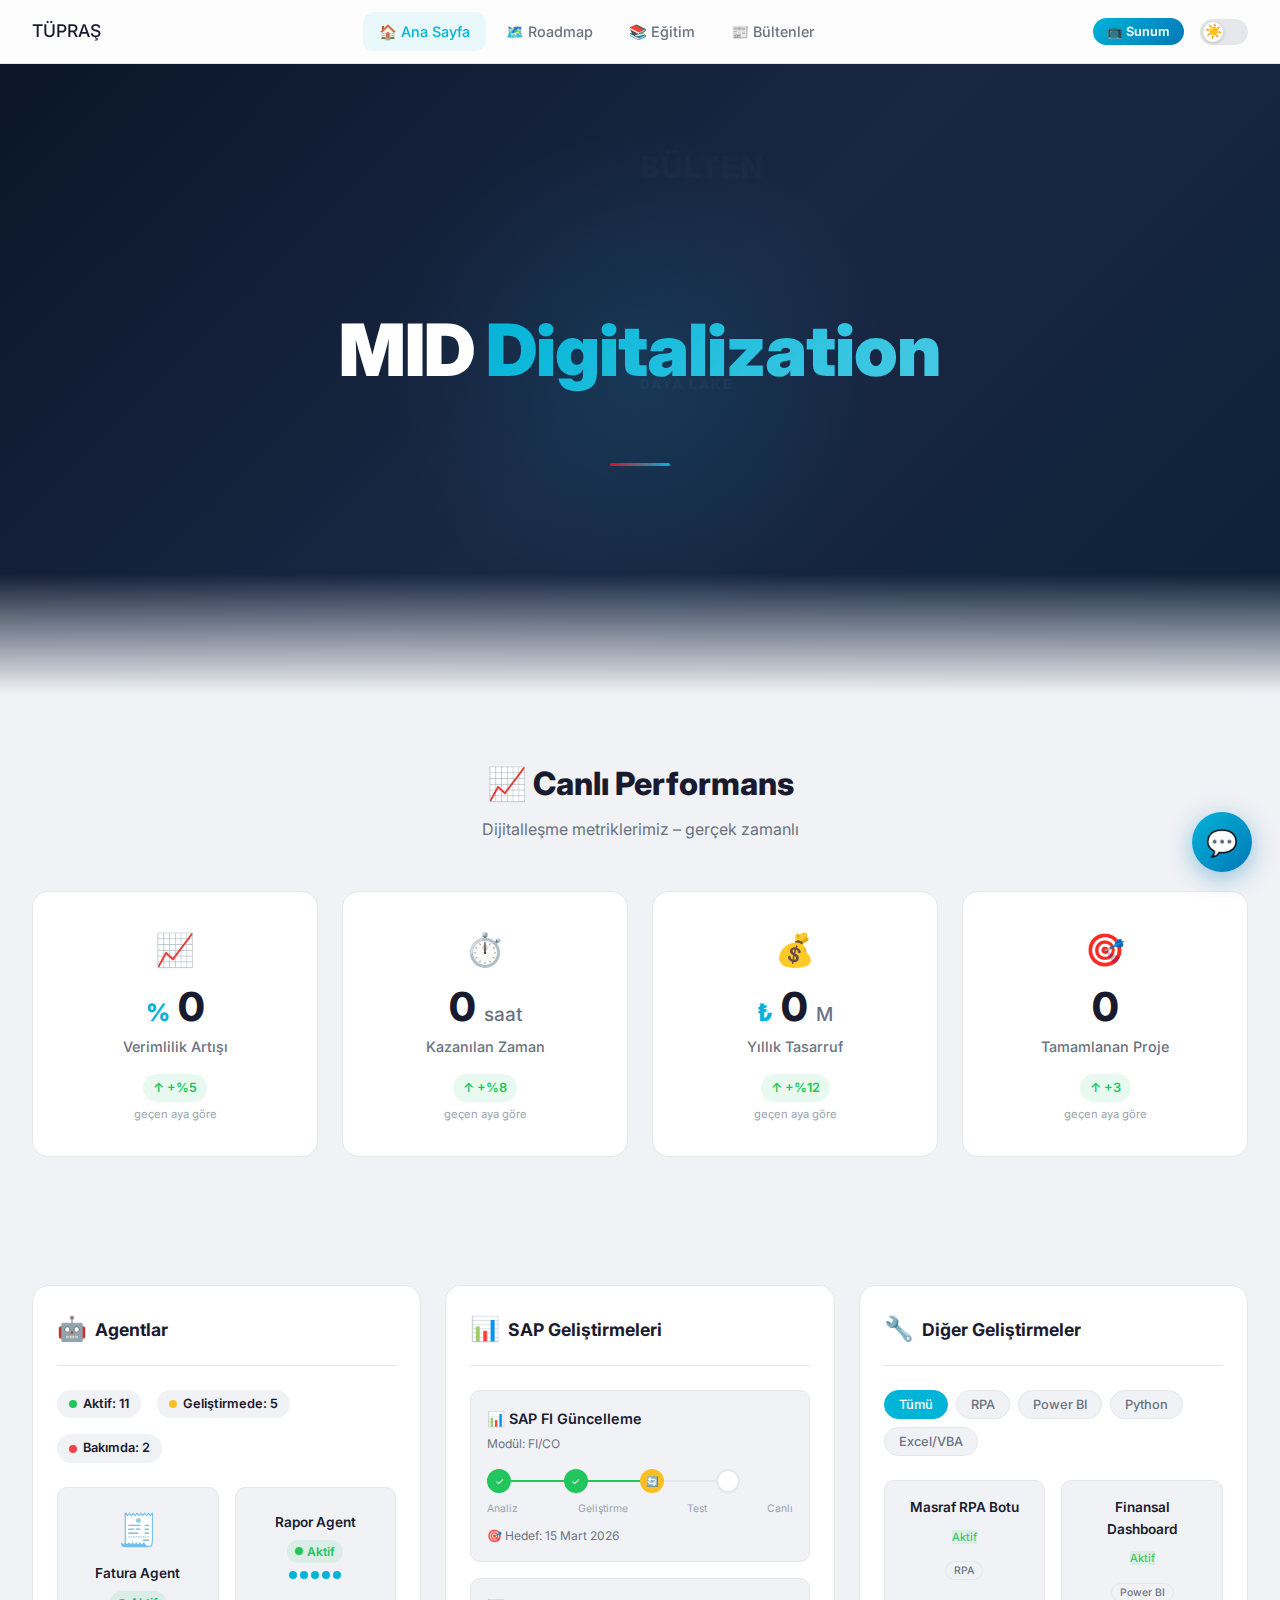
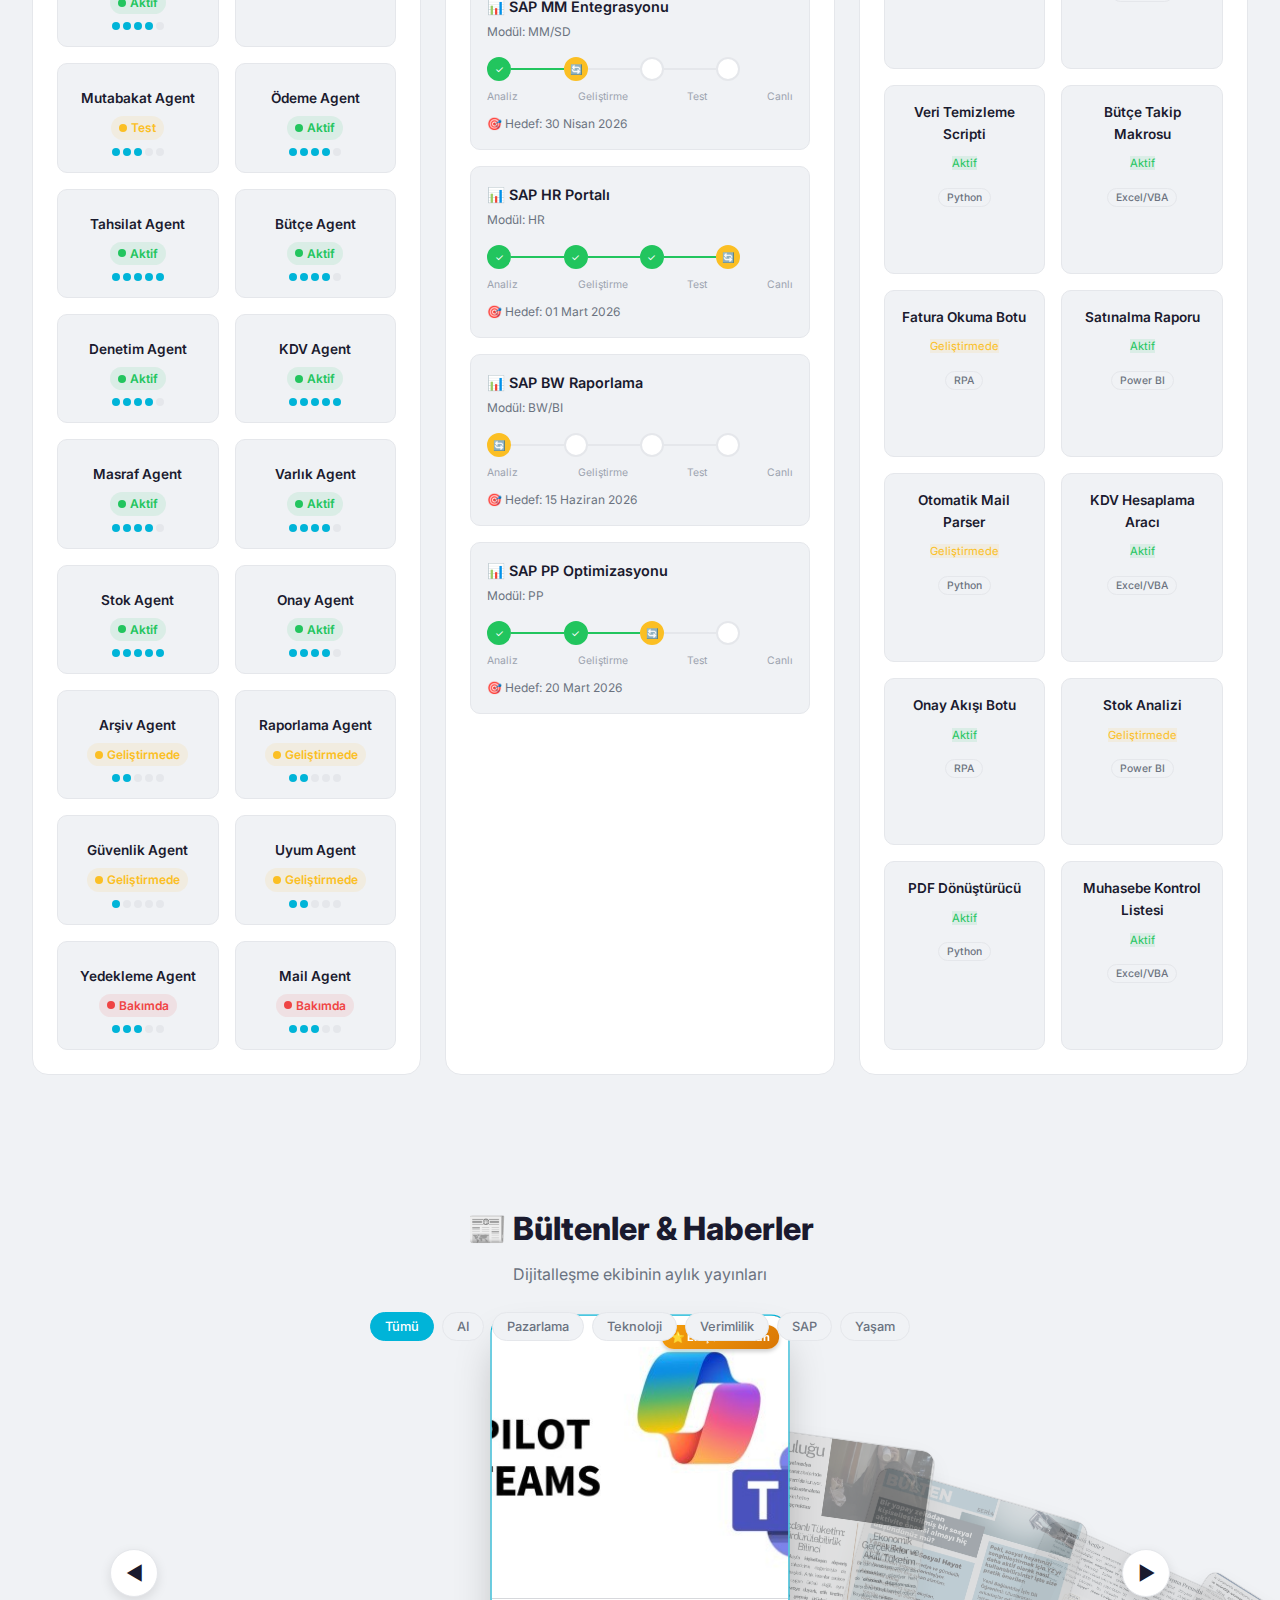
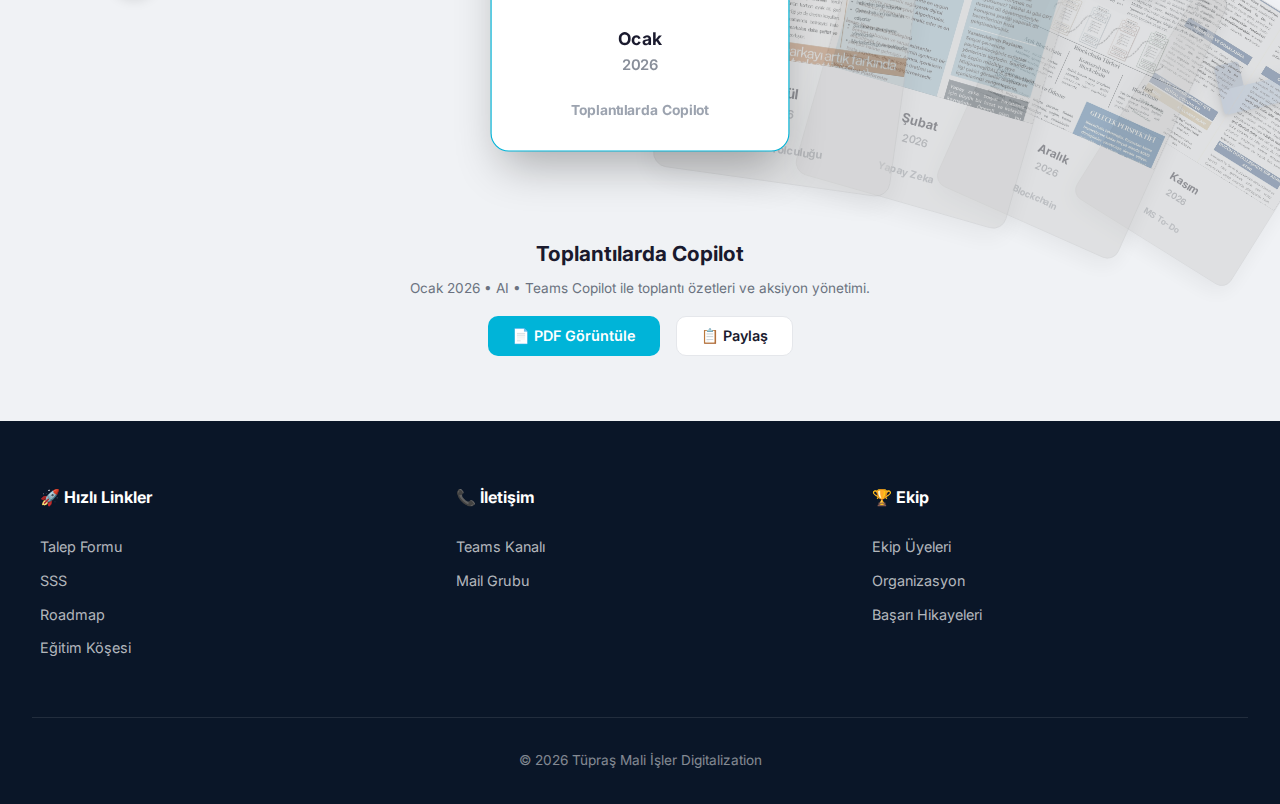
<file: index.html>
<!DOCTYPE html>
<html lang="tr" data-theme="light">

<head>
  <meta charset="UTF-8">
  <meta name="viewport" content="width=device-width, initial-scale=1.0">
  <title>TÜPRAŞ Mali İşler Digitalization Portal</title>
  <meta name="description" content="Tüpraş Mali İşler Dijitalleşme ekibinin proje takip ve sunum portalı.">
  <link rel="stylesheet" href="css/style.css">
</head>

<body>

  <!-- ═══ NAVBAR ═══ -->
  <nav class="navbar" id="navbar">
    <div class="nav-brand"><span>TÜPRAŞ</span></div>
    <ul class="nav-links" id="navLinks">
      <li><a href="index.html" class="active">🏠 Ana Sayfa</a></li>
      <li><a href="roadmap.html">🗺️ Roadmap</a></li>
      <li><a href="egitim.html">📚 Eğitim</a></li>
      <li><a href="#bulletins">📰 Bültenler</a></li>
    </ul>
    <div class="nav-right">
      <button class="btn-presentation" id="btnPresentation" title="Sunum Modu">📺 Sunum</button>
      <div class="theme-toggle" id="themeToggle" title="Tema Değiştir"></div>
      <button class="hamburger" id="hamburger">
        <span></span><span></span><span></span>
      </button>
    </div>
  </nav>

  <!-- ═══ HERO ═══ -->
  <section class="hero" id="hero">
    <div class="hero-floating-words" id="heroFloatingWords"></div>
    <h1 class="hero-title">MID <span class="accent">Digitalization</span></h1>
    <div class="hero-line"></div>
  </section>

  <!-- ═══ METRICS ═══ -->
  <section class="section" id="metrics">
    <div class="section-header">
      <h2 class="section-title">📈 Canlı Performans</h2>
      <p class="section-subtitle">Dijitalleşme metriklerimiz – gerçek zamanlı</p>
    </div>
    <div class="metrics-grid" id="metricsGrid">
      <!-- Rendered by JS -->
    </div>
  </section>

  <!-- ═══ THREE PANELS ═══ -->
  <section class="section" id="panels">
    <div class="panels-container">
      <!-- LEFT: Agents -->
      <div class="panel">
        <div class="panel-header">
          <span class="panel-icon">🤖</span>
          <h2 class="panel-title">Agentlar</h2>
        </div>
        <div class="status-summary" id="agentStatus">
          <!-- Rendered by JS -->
        </div>
        <div class="card-grid" id="agentGrid">
          <!-- Rendered by JS -->
        </div>
      </div>

      <!-- CENTER: SAP -->
      <div class="panel">
        <div class="panel-header">
          <span class="panel-icon">📊</span>
          <h2 class="panel-title">SAP Geliştirmeleri</h2>
        </div>
        <div id="sapList">
          <!-- Rendered by JS -->
        </div>
      </div>

      <!-- RIGHT: Other -->
      <div class="panel">
        <div class="panel-header">
          <span class="panel-icon">🔧</span>
          <h2 class="panel-title">Diğer Geliştirmeler</h2>
        </div>
        <div class="filter-bar" id="otherFilters">
          <!-- Rendered by JS -->
        </div>
        <div class="card-grid" id="otherGrid">
          <!-- Rendered by JS -->
        </div>
      </div>
    </div>
  </section>

  <!-- ═══ BULLETINS ═══ -->
  <section class="bulletins-section" id="bulletins">
    <div class="bulletin-header">
      <h2>📰 Bültenler & Haberler</h2>
      <p>Dijitalleşme ekibinin aylık yayınları</p>
    </div>
    <div class="bulletin-filters" id="bulletinFilters">
      <!-- Rendered by JS -->
    </div>
    <div class="fan-container" id="fanContainer">
      <button class="fan-nav prev" id="fanPrev">◀</button>
      <!-- Fan cards rendered by JS -->
      <button class="fan-nav next" id="fanNext">▶</button>
    </div>
    <div class="active-bulletin-detail" id="activeBulletinDetail">
      <!-- Updated by JS when a card is focused -->
    </div>
  </section>

  <!-- ═══ FOOTER ═══ -->
  <footer class="footer">
    <div class="footer-grid">
      <div class="footer-col">
        <h3>🚀 Hızlı Linkler</h3>
        <ul>
          <li><a href="#">Talep Formu</a></li>
          <li><a href="#">SSS</a></li>
          <li><a href="roadmap.html">Roadmap</a></li>
          <li><a href="egitim.html">Eğitim Köşesi</a></li>
        </ul>
      </div>
      <div class="footer-col">
        <h3>📞 İletişim</h3>
        <ul>
          <li><a href="#">Teams Kanalı</a></li>
          <li><a href="mailto:Mustafa.Fiskirma@tupras.com.tr">Mail Grubu</a></li>
        </ul>
      </div>
      <div class="footer-col">
        <h3>🏆 Ekip</h3>
        <ul>
          <li><a href="#">Ekip Üyeleri</a></li>
          <li><a href="#">Organizasyon</a></li>
          <li><a href="#">Başarı Hikayeleri</a></li>
        </ul>
      </div>
    </div>
    <div class="footer-bottom">
      © 2026 Tüpraş Mali İşler Digitalization
    </div>
  </footer>

  <!-- ═══ MODAL ═══ -->
  <div class="modal-overlay" id="modalOverlay">
    <div class="modal" id="modalContent">
      <!-- Rendered dynamically by JS -->
    </div>
  </div>



  <!-- ═══ PRESENTATION CONTROLS ═══ -->
  <div class="presentation-controls" id="presControls">
    <button id="presExit" title="Çıkış">✕</button>
  </div>

  <!-- ═══ CHAT WIDGET ═══ -->
  <button class="chat-bubble" id="chatBubble" title="Asistan ile Sohbet">💬</button>
  <div class="chat-panel" id="chatPanel">
    <div class="chat-header">
      <div class="chat-header-info">
        <div class="chat-header-avatar">🤖</div>
        <div class="chat-header-text">
          <h4>MID Asistan</h4>
          <span><span class="online-dot"></span> Çevrimiçi</span>
        </div>
      </div>
      <button class="chat-close-btn" id="chatClose" title="Kapat">✕</button>
    </div>
    <div class="chat-messages" id="chatMessages">
      <!-- Messages rendered by JS -->
    </div>
    <div class="chat-input-bar">
      <input type="text" id="chatInput" placeholder="Mesajınızı yazın..." autocomplete="off">
      <button class="chat-send-btn" id="chatSend" title="Gönder">➤</button>
    </div>
  </div>

  <!-- Scripts -->
  <script src="js/app.js"></script>
  <script src="js/metrics.js"></script>
  <script src="js/agents.js"></script>
  <script src="js/sap.js"></script>
  <script src="js/other.js"></script>
  <script src="js/bulletins.js"></script>
  <script src="js/chat.js"></script>
</body>

</html>
</file>
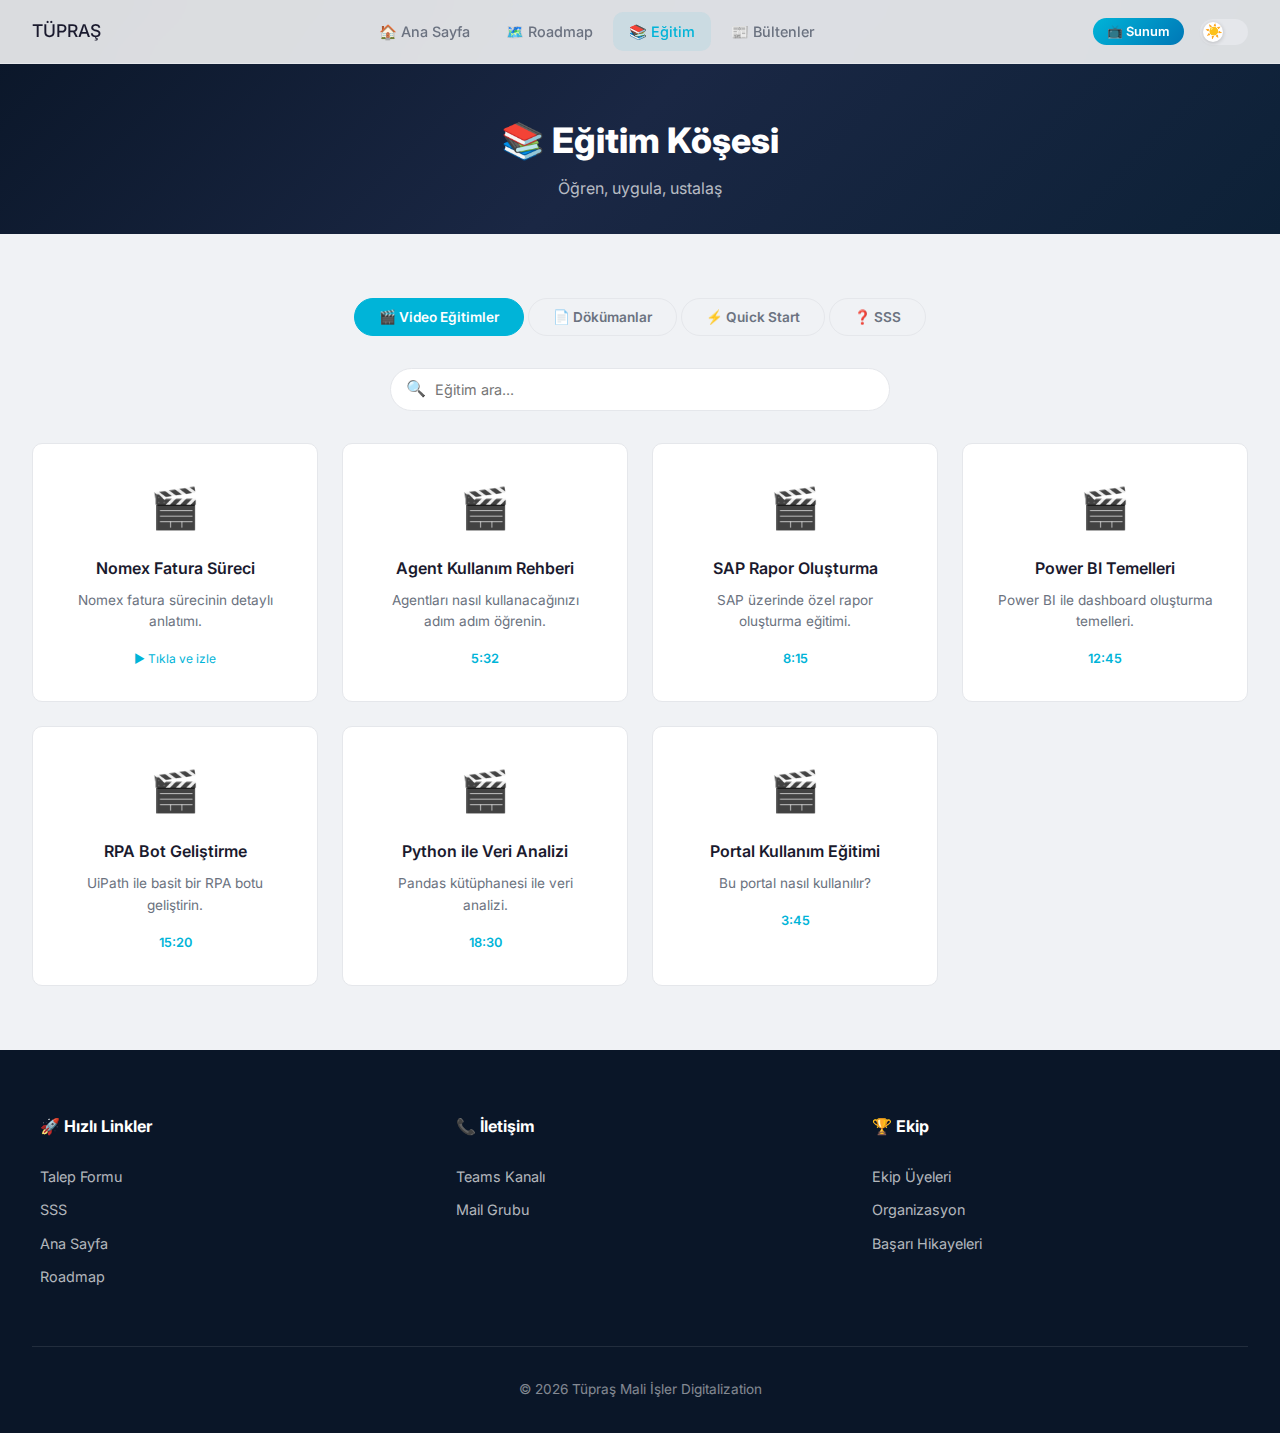
<file: egitim.html>
<!DOCTYPE html>
<html lang="tr" data-theme="light">

<head>
    <meta charset="UTF-8">
    <meta name="viewport" content="width=device-width, initial-scale=1.0">
    <title>Eğitim Köşesi - TÜPRAŞ MID Portal</title>
    <meta name="description" content="Tüpraş Mali İşler Dijitalleşme eğitim kaynakları ve rehberler.">
    <link rel="stylesheet" href="css/style.css">
</head>

<body>

    <!-- ═══ NAVBAR ═══ -->
    <nav class="navbar" id="navbar">
        <div class="nav-brand"><span>TÜPRAŞ</span></div>
        <ul class="nav-links" id="navLinks">
            <li><a href="index.html">🏠 Ana Sayfa</a></li>
            <li><a href="roadmap.html">🗺️ Roadmap</a></li>
            <li><a href="egitim.html" class="active">📚 Eğitim</a></li>
            <li><a href="index.html#bulletins">📰 Bültenler</a></li>
        </ul>
        <div class="nav-right">
            <button class="btn-presentation" id="btnPresentation" title="Sunum Modu">📺 Sunum</button>
            <div class="theme-toggle" id="themeToggle" title="Tema Değiştir"></div>
            <button class="hamburger" id="hamburger">
                <span></span><span></span><span></span>
            </button>
        </div>
    </nav>

    <!-- ═══ PAGE HEADER ═══ -->
    <div class="page-header">
        <h1>📚 Eğitim Köşesi</h1>
        <p>Öğren, uygula, ustalaş</p>
    </div>

    <!-- ═══ CONTENT ═══ -->
    <section class="section">
        <!-- Tabs -->
        <div class="training-tabs" id="trainingTabs"></div>

        <!-- Search -->
        <div class="search-bar">
            <span class="search-icon">🔍</span>
            <input type="text" id="trainingSearch" placeholder="Eğitim ara...">
        </div>

        <!-- Content Grid -->
        <div id="trainingContent"></div>
    </section>

    <!-- ═══ FOOTER ═══ -->
    <footer class="footer">
        <div class="footer-grid">
            <div class="footer-col">
                <h3>🚀 Hızlı Linkler</h3>
                <ul>
                    <li><a href="#">Talep Formu</a></li>
                    <li><a href="#">SSS</a></li>
                    <li><a href="index.html">Ana Sayfa</a></li>
                    <li><a href="roadmap.html">Roadmap</a></li>
                </ul>
            </div>
            <div class="footer-col">
                <h3>📞 İletişim</h3>
                <ul>
                    <li><a href="#">Teams Kanalı</a></li>
                    <li><a href="mailto:Mustafa.Fiskirma@tupras.com.tr">Mail Grubu</a></li>
                </ul>
            </div>
            <div class="footer-col">
                <h3>🏆 Ekip</h3>
                <ul>
                    <li><a href="#">Ekip Üyeleri</a></li>
                    <li><a href="#">Organizasyon</a></li>
                    <li><a href="#">Başarı Hikayeleri</a></li>
                </ul>
            </div>
        </div>
        <div class="footer-bottom">
            © 2026 Tüpraş Mali İşler Digitalization
        </div>
    </footer>

    <!-- ═══ MODAL ═══ -->
    <div class="modal-overlay" id="modalOverlay">
        <div class="modal-content" id="modalContent"></div>
    </div>

    <script src="js/app.js"></script>
    <script src="js/training.js"></script>
</body>

</html>
</file>
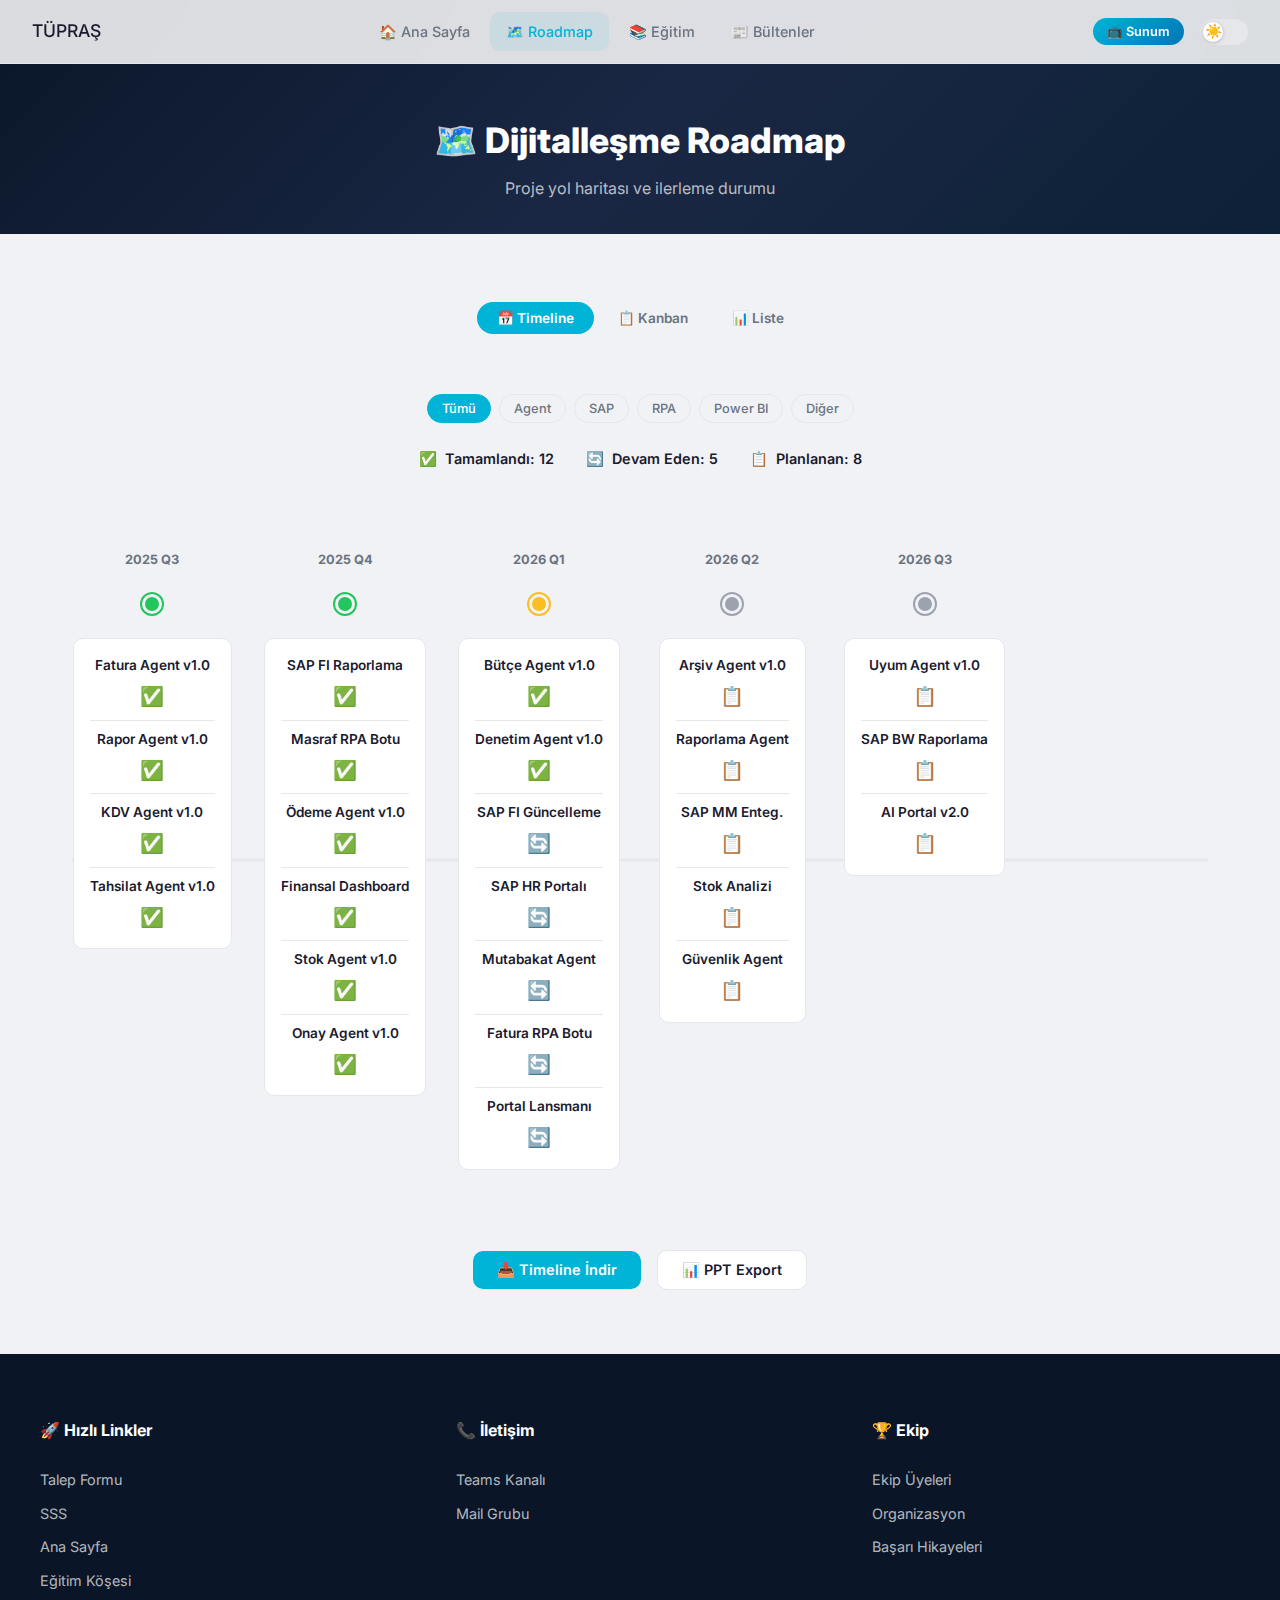
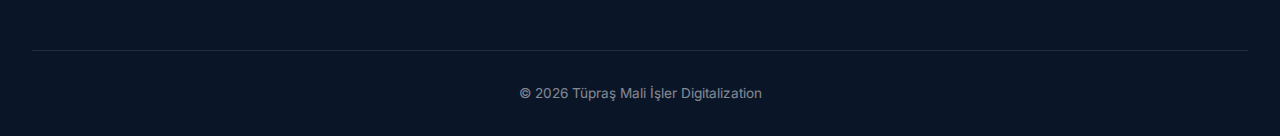
<file: roadmap.html>
<!DOCTYPE html>
<html lang="tr" data-theme="light">

<head>
    <meta charset="UTF-8">
    <meta name="viewport" content="width=device-width, initial-scale=1.0">
    <title>Roadmap - TÜPRAŞ MID Portal</title>
    <meta name="description" content="Tüpraş Mali İşler Dijitalleşme projeksiyon ve yol haritası.">
    <link rel="stylesheet" href="css/style.css">
</head>

<body>

    <!-- ═══ NAVBAR ═══ -->
    <nav class="navbar" id="navbar">
        <div class="nav-brand"><span>TÜPRAŞ</span></div>
        <ul class="nav-links" id="navLinks">
            <li><a href="index.html">🏠 Ana Sayfa</a></li>
            <li><a href="roadmap.html" class="active">🗺️ Roadmap</a></li>
            <li><a href="egitim.html">📚 Eğitim</a></li>
            <li><a href="index.html#bulletins">📰 Bültenler</a></li>
        </ul>
        <div class="nav-right">
            <button class="btn-presentation" id="btnPresentation" title="Sunum Modu">📺 Sunum</button>
            <div class="theme-toggle" id="themeToggle" title="Tema Değiştir"></div>
            <button class="hamburger" id="hamburger">
                <span></span><span></span><span></span>
            </button>
        </div>
    </nav>

    <!-- ═══ PAGE HEADER ═══ -->
    <div class="page-header">
        <h1>🗺️ Dijitalleşme Roadmap</h1>
        <p>Proje yol haritası ve ilerleme durumu</p>
    </div>

    <!-- ═══ CONTENT ═══ -->
    <section class="section">
        <!-- View Toggle -->
        <div style="text-align: center; margin-bottom: 24px;">
            <div class="view-toggle" id="viewToggle">
                <button class="toggle-btn active" data-view="timeline">📅 Timeline</button>
                <button class="toggle-btn" data-view="kanban">📋 Kanban</button>
                <button class="toggle-btn" data-view="list">📊 Liste</button>
            </div>
        </div>

        <!-- Filter -->
        <div style="text-align: center; margin-bottom: 24px;">
            <div class="filter-bar" id="roadmapFilters" style="justify-content: center;"></div>
        </div>

        <!-- Summary -->
        <div class="roadmap-summary" id="roadmapSummary"></div>

        <!-- Views -->
        <div id="roadmapView"></div>

        <!-- Export -->
        <div style="text-align: center; margin-top: 32px;">
            <button class="btn btn-primary" onclick="alert('Timeline indiriliyor...')" style="display: inline-flex;">📥
                Timeline İndir</button>
            <button class="btn btn-secondary" onclick="alert('PPT olarak dışa aktarılıyor...')"
                style="display: inline-flex; margin-left: 12px;">📊 PPT Export</button>
        </div>
    </section>

    <!-- ═══ FOOTER ═══ -->
    <footer class="footer">
        <div class="footer-grid">
            <div class="footer-col">
                <h3>🚀 Hızlı Linkler</h3>
                <ul>
                    <li><a href="#">Talep Formu</a></li>
                    <li><a href="#">SSS</a></li>
                    <li><a href="index.html">Ana Sayfa</a></li>
                    <li><a href="egitim.html">Eğitim Köşesi</a></li>
                </ul>
            </div>
            <div class="footer-col">
                <h3>📞 İletişim</h3>
                <ul>
                    <li><a href="#">Teams Kanalı</a></li>
                    <li><a href="mailto:Mustafa.Fiskirma@tupras.com.tr">Mail Grubu</a></li>
                </ul>
            </div>
            <div class="footer-col">
                <h3>🏆 Ekip</h3>
                <ul>
                    <li><a href="#">Ekip Üyeleri</a></li>
                    <li><a href="#">Organizasyon</a></li>
                    <li><a href="#">Başarı Hikayeleri</a></li>
                </ul>
            </div>
        </div>
        <div class="footer-bottom">
            © 2026 Tüpraş Mali İşler Digitalization
        </div>
    </footer>

    <script src="js/app.js"></script>
    <script src="js/roadmap.js"></script>
</body>

</html>
</file>
<file: css/style.css>
/* ============================================
   TÜPRAŞ MALI İŞLER DİGİTALİZASYON PORTALI
   Design System & Complete Styles
   ============================================ */

@import url('https://fonts.googleapis.com/css2?family=Inter:wght@300;400;500;600;700;800;900&display=swap');

/* ── CSS Custom Properties ── */
:root {
  /* Brand Colors */
  --tupras-red: #E30613;
  --tupras-red-dark: #B8050F;
  --navy: #0A1628;
  --navy-light: #162038;
  --neon-blue: #00B4D8;
  --neon-blue-glow: rgba(0, 180, 216, 0.3);

  /* Status Colors */
  --status-active: #22C55E;
  --status-dev: #FBBF24;
  --status-maint: #EF4444;
  --status-planned: #8B5CF6;

  /* Light Mode (default) */
  --bg-primary: #F0F2F5;
  --bg-secondary: #FFFFFF;
  --bg-card: #FFFFFF;
  --bg-hero: linear-gradient(135deg, #0A1628 0%, #1a2744 50%, #0d2137 100%);
  --bg-navbar: rgba(255, 255, 255, 0.85);
  --bg-modal: #FFFFFF;
  --bg-footer: #0A1628;
  --text-primary: #1A1A2E;
  --text-secondary: #6B7280;
  --text-muted: #9CA3AF;
  --text-inverse: #FFFFFF;
  --border-color: #E5E7EB;
  --shadow-sm: 0 1px 3px rgba(0, 0, 0, 0.08);
  --shadow-md: 0 4px 12px rgba(0, 0, 0, 0.1);
  --shadow-lg: 0 10px 30px rgba(0, 0, 0, 0.12);
  --shadow-hover: 0 14px 36px rgba(0, 0, 0, 0.16);
  --card-hover-transform: translateY(-4px);

  /* Spacing */
  --space-xs: 4px;
  --space-sm: 8px;
  --space-md: 16px;
  --space-lg: 24px;
  --space-xl: 32px;
  --space-2xl: 48px;
  --space-3xl: 64px;

  /* Border Radius */
  --radius-sm: 6px;
  --radius-md: 10px;
  --radius-lg: 16px;
  --radius-xl: 24px;
  --radius-full: 9999px;

  /* Transitions */
  --transition-fast: 0.15s ease;
  --transition-base: 0.3s ease;
  --transition-slow: 0.5s ease;
}

/* ── Dark Mode ── */
[data-theme="dark"] {
  --bg-primary: #0B0F19;
  --bg-secondary: #111827;
  --bg-card: #1A2234;
  --bg-hero: linear-gradient(135deg, #050810 0%, #0d1525 50%, #060e1a 100%);
  --bg-navbar: rgba(11, 15, 25, 0.9);
  --bg-modal: #1A2234;
  --bg-footer: #050810;
  --text-primary: #F1F5F9;
  --text-secondary: #94A3B8;
  --text-muted: #64748B;
  --border-color: #1E293B;
  --shadow-sm: 0 1px 3px rgba(0, 0, 0, 0.3);
  --shadow-md: 0 4px 12px rgba(0, 0, 0, 0.4);
  --shadow-lg: 0 10px 30px rgba(0, 0, 0, 0.5);
  --shadow-hover: 0 14px 36px rgba(0, 0, 0, 0.6);
}

/* ── Reset & Base ── */
*,
*::before,
*::after {
  margin: 0;
  padding: 0;
  box-sizing: border-box;
}

html {
  scroll-behavior: smooth;
  font-size: 16px;
}

body {
  font-family: 'Inter', -apple-system, BlinkMacSystemFont, sans-serif;
  background: var(--bg-primary);
  color: var(--text-primary);
  line-height: 1.6;
  transition: background var(--transition-base), color var(--transition-base);
  overflow-x: hidden;
}

a {
  text-decoration: none;
  color: inherit;
}

button {
  border: none;
  cursor: pointer;
  font-family: inherit;
  font-size: inherit;
}

/* ── Scrollbar ── */
::-webkit-scrollbar {
  width: 8px;
}

::-webkit-scrollbar-track {
  background: var(--bg-primary);
}

::-webkit-scrollbar-thumb {
  background: var(--neon-blue);
  border-radius: var(--radius-full);
}

/* ============================================
   NAVBAR
   ============================================ */
.navbar {
  position: fixed;
  top: 0;
  left: 0;
  right: 0;
  z-index: 1000;
  background: var(--bg-navbar);
  backdrop-filter: blur(20px);
  -webkit-backdrop-filter: blur(20px);
  border-bottom: 1px solid var(--border-color);
  padding: 0 var(--space-xl);
  height: 64px;
  display: flex;
  align-items: center;
  justify-content: space-between;
  transition: background var(--transition-base), border-color var(--transition-base);
}

.nav-brand {
  font-weight: 700;
  font-size: 1.1rem;
  color: var(--tupras-red);
  display: flex;
  align-items: center;
  gap: var(--space-sm);
}

.nav-brand-logo {
  height: 28px;
  width: auto;
}

.nav-brand span {
  color: var(--text-primary);
  font-weight: 500;
}

.nav-links {
  display: flex;
  align-items: center;
  gap: var(--space-xs);
  list-style: none;
}

.nav-links a {
  padding: var(--space-sm) var(--space-md);
  border-radius: var(--radius-md);
  font-weight: 500;
  font-size: 0.9rem;
  color: var(--text-secondary);
  transition: all var(--transition-fast);
  display: flex;
  align-items: center;
  gap: 6px;
}

.nav-links a:hover,
.nav-links a.active {
  color: var(--neon-blue);
  background: rgba(0, 180, 216, 0.08);
}

.nav-right {
  display: flex;
  align-items: center;
  gap: var(--space-md);
}

/* Presentation Mode Button */
.btn-presentation {
  padding: 6px 14px;
  border-radius: var(--radius-full);
  background: linear-gradient(135deg, var(--neon-blue), #0077B6);
  color: white;
  font-size: 0.8rem;
  font-weight: 600;
  display: flex;
  align-items: center;
  gap: 6px;
  transition: all var(--transition-fast);
}

.btn-presentation:hover {
  transform: scale(1.05);
  box-shadow: 0 4px 16px var(--neon-blue-glow);
}

/* Theme Toggle */
.theme-toggle {
  width: 48px;
  height: 26px;
  border-radius: var(--radius-full);
  background: var(--border-color);
  position: relative;
  transition: background var(--transition-base);
  cursor: pointer;
}

.theme-toggle::after {
  content: '☀️';
  font-size: 14px;
  position: absolute;
  top: 3px;
  left: 3px;
  width: 20px;
  height: 20px;
  border-radius: 50%;
  background: white;
  display: flex;
  align-items: center;
  justify-content: center;
  transition: all var(--transition-base);
  box-shadow: 0 1px 4px rgba(0, 0, 0, 0.2);
}

[data-theme="dark"] .theme-toggle {
  background: var(--neon-blue);
}

[data-theme="dark"] .theme-toggle::after {
  content: '🌙';
  left: 25px;
}

/* Hamburger */
.hamburger {
  display: none;
  flex-direction: column;
  gap: 5px;
  background: none;
  padding: 4px;
}

.hamburger span {
  display: block;
  width: 24px;
  height: 2px;
  background: var(--text-primary);
  border-radius: 2px;
  transition: all var(--transition-fast);
}

/* ============================================
   HERO SECTION
   ============================================ */
.hero {
  background: var(--bg-hero);
  min-height: 70vh;
  display: flex;
  flex-direction: column;
  align-items: center;
  justify-content: center;
  text-align: center;
  padding: var(--space-3xl) var(--space-xl);
  position: relative;
  overflow: hidden;
  margin-top: 64px;
}

.hero::before {
  content: '';
  position: absolute;
  width: 500px;
  height: 500px;
  background: radial-gradient(circle, rgba(0, 180, 216, 0.12) 0%, transparent 70%);
  top: 50%;
  left: 50%;
  transform: translate(-50%, -50%);
  pointer-events: none;
}

.hero::after {
  content: '';
  position: absolute;
  bottom: 0;
  left: 0;
  right: 0;
  height: 120px;
  background: linear-gradient(to top, var(--bg-primary), transparent);
  pointer-events: none;
}

.hero-title {
  font-size: clamp(2.5rem, 6vw, 4.5rem);
  font-weight: 900;
  color: #FFFFFF;
  letter-spacing: -1px;
  margin-bottom: var(--space-lg);
  position: relative;
}

.hero-title .accent {
  background: linear-gradient(135deg, var(--neon-blue), #48CAE4);
  -webkit-background-clip: text;
  -webkit-text-fill-color: transparent;
  background-clip: text;
}

/* Floating Keywords Background */
.hero-floating-words {
  position: absolute;
  inset: 0;
  overflow: hidden;
  pointer-events: none;
  z-index: 0;
}

.hero-floating-word {
  position: absolute;
  color: rgba(255, 255, 255, 0.15);
  font-weight: 800;
  text-transform: uppercase;
  letter-spacing: 2px;
  white-space: nowrap;
  animation: floatWord linear infinite;
  pointer-events: none;
  user-select: none;
}

[data-theme="dark"] .hero-floating-word {
  color: rgba(0, 180, 216, 0.15);
}

@keyframes floatWord {
  0% {
    transform: translateX(110vw);
  }

  100% {
    transform: translateX(-100%);
  }
}

.hero-line {
  width: 60px;
  height: 3px;
  background: linear-gradient(90deg, var(--tupras-red), var(--neon-blue));
  border-radius: var(--radius-full);
  margin-top: var(--space-xl);
}

/* ============================================
   SECTIONS COMMON
   ============================================ */
.section {
  padding: var(--space-3xl) var(--space-xl);
  max-width: 1400px;
  margin: 0 auto;
}

.section-header {
  text-align: center;
  margin-bottom: var(--space-2xl);
}

.section-title {
  font-size: 2rem;
  font-weight: 800;
  margin-bottom: var(--space-sm);
  color: var(--text-primary);
}

.section-subtitle {
  font-size: 1rem;
  color: var(--text-secondary);
}

/* ============================================
   METRICS DASHBOARD
   ============================================ */
.metrics-grid {
  display: grid;
  grid-template-columns: repeat(4, 1fr);
  gap: var(--space-lg);
}

.metric-card {
  background: var(--bg-card);
  border: 1px solid var(--border-color);
  border-radius: var(--radius-lg);
  padding: var(--space-xl);
  text-align: center;
  transition: all var(--transition-base);
  position: relative;
  overflow: hidden;
}

.metric-card::before {
  content: '';
  position: absolute;
  top: 0;
  left: 0;
  right: 0;
  height: 3px;
  background: linear-gradient(90deg, var(--neon-blue), var(--tupras-red));
  opacity: 0;
  transition: opacity var(--transition-base);
}

.metric-card:hover {
  transform: var(--card-hover-transform);
  box-shadow: var(--shadow-hover);
}

.metric-card:hover::before {
  opacity: 1;
}

.metric-icon {
  font-size: 2rem;
  margin-bottom: var(--space-sm);
}

.metric-value {
  font-size: 2.5rem;
  font-weight: 800;
  color: var(--text-primary);
  line-height: 1.2;
}

.metric-value .prefix {
  font-size: 1.5rem;
  color: var(--neon-blue);
}

.metric-value .suffix {
  font-size: 1.2rem;
  color: var(--text-secondary);
  font-weight: 500;
}

.metric-label {
  font-size: 0.9rem;
  color: var(--text-secondary);
  margin-top: var(--space-xs);
  font-weight: 500;
}

.metric-change {
  display: inline-flex;
  align-items: center;
  gap: 4px;
  margin-top: var(--space-md);
  padding: 4px 10px;
  border-radius: var(--radius-full);
  font-size: 0.8rem;
  font-weight: 600;
}

.metric-change.positive {
  background: rgba(34, 197, 94, 0.1);
  color: var(--status-active);
}

.metric-change.negative {
  background: rgba(239, 68, 68, 0.1);
  color: var(--status-maint);
}

.metric-change-label {
  font-size: 0.7rem;
  color: var(--text-muted);
  margin-top: var(--space-xs);
}

/* ============================================
   THREE-PANEL LAYOUT
   ============================================ */
.panels-container {
  display: grid;
  grid-template-columns: 1fr 1fr 1fr;
  gap: var(--space-lg);
  min-height: 600px;
}

.panel {
  background: var(--bg-card);
  border: 1px solid var(--border-color);
  border-radius: var(--radius-lg);
  padding: var(--space-lg);
  transition: all var(--transition-base);
  display: flex;
  flex-direction: column;
}

.panel-header {
  display: flex;
  align-items: center;
  gap: var(--space-sm);
  margin-bottom: var(--space-lg);
  padding-bottom: var(--space-md);
  border-bottom: 1px solid var(--border-color);
}

.panel-icon {
  font-size: 1.5rem;
}

.panel-title {
  font-size: 1.1rem;
  font-weight: 700;
}

/* Status Summary */
.status-summary {
  display: flex;
  gap: var(--space-md);
  margin-bottom: var(--space-lg);
  flex-wrap: wrap;
}

.status-badge {
  display: flex;
  align-items: center;
  gap: 6px;
  padding: 4px 12px;
  border-radius: var(--radius-full);
  font-size: 0.8rem;
  font-weight: 600;
  background: var(--bg-primary);
}

.status-dot {
  width: 8px;
  height: 8px;
  border-radius: 50%;
}

.status-dot.active {
  background: var(--status-active);
}

.status-dot.dev {
  background: var(--status-dev);
}

.status-dot.maint {
  background: var(--status-maint);
}

/* Agent / Project Cards */
.card-grid {
  display: grid;
  grid-template-columns: repeat(auto-fill, minmax(150px, 1fr));
  gap: var(--space-md);
  flex: 1;
  overflow-y: auto;
}

.agent-card,
.project-card {
  background: var(--bg-primary);
  border: 1px solid var(--border-color);
  border-radius: var(--radius-md);
  padding: var(--space-md);
  text-align: center;
  cursor: pointer;
  transition: all var(--transition-base);
}

.agent-card:hover,
.project-card:hover {
  transform: var(--card-hover-transform);
  box-shadow: var(--shadow-md);
  border-color: var(--neon-blue);
}

.agent-card .card-icon {
  font-size: 2rem;
  margin-bottom: var(--space-sm);
}

.agent-card .card-name {
  font-size: 0.85rem;
  font-weight: 600;
  margin-bottom: var(--space-xs);
}

.agent-card .card-status {
  display: inline-flex;
  align-items: center;
  gap: 4px;
  font-size: 0.75rem;
  font-weight: 600;
  padding: 2px 8px;
  border-radius: var(--radius-full);
}

.card-status.active {
  background: rgba(34, 197, 94, 0.1);
  color: var(--status-active);
}

.card-status.dev {
  background: rgba(251, 191, 36, 0.1);
  color: var(--status-dev);
}

.card-status.maint {
  background: rgba(239, 68, 68, 0.1);
  color: var(--status-maint);
}

/* Progress dots */
.progress-dots {
  display: flex;
  gap: 3px;
  justify-content: center;
  margin-top: var(--space-sm);
}

.progress-dots .dot {
  width: 8px;
  height: 8px;
  border-radius: 50%;
  background: var(--border-color);
}

.progress-dots .dot.filled {
  background: var(--neon-blue);
}

/* SAP Progress Tracker */
.sap-card {
  background: var(--bg-primary);
  border: 1px solid var(--border-color);
  border-radius: var(--radius-md);
  padding: var(--space-md);
  margin-bottom: var(--space-md);
  cursor: pointer;
  transition: all var(--transition-base);
}

.sap-card:hover {
  transform: var(--card-hover-transform);
  box-shadow: var(--shadow-md);
  border-color: var(--neon-blue);
}

.sap-card .card-title {
  font-weight: 600;
  font-size: 0.9rem;
  margin-bottom: var(--space-xs);
}

.sap-card .card-module {
  font-size: 0.75rem;
  color: var(--text-secondary);
  margin-bottom: var(--space-md);
}

.progress-tracker {
  display: flex;
  align-items: center;
  gap: 0;
  margin-bottom: var(--space-sm);
}

.progress-step {
  display: flex;
  align-items: center;
  gap: 0;
  flex: 1;
}

.progress-step .step-dot {
  width: 24px;
  height: 24px;
  border-radius: 50%;
  border: 2px solid var(--border-color);
  display: flex;
  align-items: center;
  justify-content: center;
  font-size: 10px;
  flex-shrink: 0;
  background: var(--bg-card);
  position: relative;
  z-index: 1;
}

.progress-step .step-dot.completed {
  background: var(--status-active);
  border-color: var(--status-active);
  color: white;
}

.progress-step .step-dot.current {
  background: var(--status-dev);
  border-color: var(--status-dev);
  animation: pulse 2s infinite;
}

.progress-step .step-line {
  flex: 1;
  height: 2px;
  background: var(--border-color);
}

.progress-step .step-line.completed {
  background: var(--status-active);
}

.progress-labels {
  display: flex;
  justify-content: space-between;
  font-size: 0.65rem;
  color: var(--text-muted);
}

.sap-card .card-target {
  font-size: 0.75rem;
  color: var(--text-secondary);
  margin-top: var(--space-sm);
}

/* Filter buttons */
.filter-bar {
  display: flex;
  gap: var(--space-sm);
  margin-bottom: var(--space-lg);
  flex-wrap: wrap;
}

.filter-btn {
  padding: 6px 14px;
  border-radius: var(--radius-full);
  font-size: 0.8rem;
  font-weight: 500;
  background: var(--bg-primary);
  color: var(--text-secondary);
  border: 1px solid var(--border-color);
  transition: all var(--transition-fast);
}

.filter-btn:hover,
.filter-btn.active {
  background: var(--neon-blue);
  color: white;
  border-color: var(--neon-blue);
}

/* ============================================
   MODAL
   ============================================ */
.modal-overlay {
  position: fixed;
  inset: 0;
  background: rgba(0, 0, 0, 0.6);
  backdrop-filter: blur(8px);
  z-index: 2000;
  display: flex;
  align-items: center;
  justify-content: center;
  opacity: 0;
  pointer-events: none;
  transition: opacity var(--transition-base);
}

.modal-overlay.open {
  opacity: 1;
  pointer-events: auto;
}

.modal {
  background: var(--bg-modal);
  border-radius: var(--radius-xl);
  width: 90%;
  max-width: 700px;
  max-height: 85vh;
  overflow-y: auto;
  padding: var(--space-xl);
  transform: scale(0.9) translateY(20px);
  transition: transform var(--transition-base);
  position: relative;
}

.modal-overlay.open .modal {
  transform: scale(1) translateY(0);
}

.modal-close {
  position: absolute;
  top: var(--space-md);
  right: var(--space-md);
  width: 36px;
  height: 36px;
  border-radius: 50%;
  background: var(--bg-primary);
  display: flex;
  align-items: center;
  justify-content: center;
  font-size: 1rem;
  color: var(--text-secondary);
  transition: all var(--transition-fast);
}

.modal-close:hover {
  background: var(--tupras-red);
  color: white;
}

.modal-header {
  display: flex;
  align-items: center;
  gap: var(--space-md);
  margin-bottom: var(--space-xl);
  padding-right: var(--space-2xl);
}

.modal-header .modal-icon {
  font-size: 2.5rem;
}

.modal-header h2 {
  font-size: 1.5rem;
  font-weight: 700;
}

.modal-header .modal-status {
  font-size: 0.8rem;
  margin-top: 4px;
}

.modal-section {
  margin-bottom: var(--space-xl);
}

.modal-section h3 {
  font-size: 0.85rem;
  font-weight: 700;
  color: var(--text-secondary);
  text-transform: uppercase;
  letter-spacing: 1px;
  margin-bottom: var(--space-md);
  display: flex;
  align-items: center;
  gap: var(--space-sm);
}

.modal-description {
  font-size: 0.9rem;
  color: var(--text-secondary);
  line-height: 1.6;
}

.modal-meta {
  display: flex;
  gap: var(--space-xl);
  font-size: 0.85rem;
  color: var(--text-secondary);
  margin-top: var(--space-md);
}

/* Before / After Table */
.comparison-table {
  display: grid;
  grid-template-columns: 1fr 1fr;
  gap: 1px;
  background: var(--border-color);
  border-radius: var(--radius-md);
  overflow: hidden;
}

.comparison-col {
  background: var(--bg-primary);
  padding: var(--space-md);
}

.comparison-col h4 {
  font-size: 0.8rem;
  font-weight: 700;
  text-transform: uppercase;
  letter-spacing: 0.5px;
  margin-bottom: var(--space-md);
  color: var(--text-secondary);
}

.comparison-col.before h4 {
  color: var(--status-maint);
}

.comparison-col.after h4 {
  color: var(--status-active);
}

.comparison-item {
  display: flex;
  align-items: center;
  gap: var(--space-sm);
  margin-bottom: var(--space-sm);
  font-size: 0.85rem;
}

/* Savings highlight */
.savings-grid {
  display: grid;
  grid-template-columns: 1fr 1fr;
  gap: var(--space-md);
}

.savings-card {
  background: var(--bg-primary);
  border-radius: var(--radius-md);
  padding: var(--space-md);
  text-align: center;
}

.savings-card .value {
  font-size: 1.5rem;
  font-weight: 800;
  color: var(--neon-blue);
}

.savings-card .label {
  font-size: 0.75rem;
  color: var(--text-secondary);
  margin-top: var(--space-xs);
}

/* Mini Chart */
.mini-chart {
  background: var(--bg-primary);
  border-radius: var(--radius-md);
  padding: var(--space-md);
  height: 120px;
  display: flex;
  align-items: flex-end;
  gap: 3px;
}

.mini-chart .bar {
  flex: 1;
  background: linear-gradient(to top, var(--neon-blue), rgba(0, 180, 216, 0.3));
  border-radius: 3px 3px 0 0;
  min-height: 8px;
  transition: height 0.6s cubic-bezier(0.16, 1, 0.3, 1);
}

/* Version History */
.version-list {
  list-style: none;
}

.version-item {
  display: flex;
  align-items: flex-start;
  gap: var(--space-md);
  padding: var(--space-sm) 0;
  border-bottom: 1px solid var(--border-color);
  font-size: 0.85rem;
}

.version-item:last-child {
  border-bottom: none;
}

.version-tag {
  font-weight: 700;
  color: var(--neon-blue);
  white-space: nowrap;
}

.version-date {
  color: var(--text-muted);
  white-space: nowrap;
}

/* Modal Actions */
.modal-actions {
  display: flex;
  gap: var(--space-md);
  margin-top: var(--space-xl);
  padding-top: var(--space-lg);
  border-top: 1px solid var(--border-color);
}

.btn {
  padding: 10px 20px;
  border-radius: var(--radius-md);
  font-weight: 600;
  font-size: 0.85rem;
  display: flex;
  align-items: center;
  gap: var(--space-sm);
  transition: all var(--transition-fast);
}

.btn-primary {
  background: linear-gradient(135deg, var(--neon-blue), #0077B6);
  color: white;
}

.btn-primary:hover {
  box-shadow: 0 4px 16px var(--neon-blue-glow);
  transform: translateY(-2px);
}

.btn-secondary {
  background: var(--bg-primary);
  color: var(--text-primary);
  border: 1px solid var(--border-color);
}

.btn-secondary:hover {
  border-color: var(--neon-blue);
  color: var(--neon-blue);
}

/* ============================================
   BULLETINS - FAN / ARC CARD LAYOUT
   ============================================ */
.bulletins-section {
  position: relative;
  padding: var(--space-3xl) var(--space-xl);
  margin-top: var(--space-2xl);
  overflow: hidden;
}

.bulletin-header {
  text-align: center;
  margin-bottom: var(--space-sm);
  max-width: 1200px;
  margin-left: auto;
  margin-right: auto;
}

.bulletin-header h2 {
  font-size: 2rem;
  font-weight: 800;
  margin-bottom: var(--space-sm);
}

.bulletin-header p {
  color: var(--text-secondary);
  font-size: 1rem;
}

.bulletin-filters {
  display: flex;
  justify-content: center;
  gap: var(--space-sm);
  margin-bottom: var(--space-2xl);
  flex-wrap: wrap;
}

/* Fan container */
.fan-container {
  position: relative;
  width: 100%;
  max-width: 1100px;
  height: 480px;
  margin: 0 auto;
  display: flex;
  align-items: center;
  justify-content: center;
  perspective: 1200px;
}

.fan-card {
  position: absolute;
  width: 200px;
  height: 300px;
  border-radius: var(--radius-lg);
  overflow: hidden;
  cursor: pointer;
  transition: all 0.6s cubic-bezier(0.16, 1, 0.3, 1);
  transform-origin: bottom center;
  box-shadow: var(--shadow-md);
  background: var(--bg-card);
  border: 2px solid var(--border-color);
}

.fan-card .card-cover {
  width: 100%;
  height: 65%;
  object-fit: cover;
  display: block;
  background: linear-gradient(135deg, var(--navy), var(--navy-light));
}

.fan-card .card-cover-placeholder {
  width: 100%;
  height: 65%;
  display: flex;
  align-items: center;
  justify-content: center;
  font-size: 3rem;
  background: linear-gradient(135deg, var(--navy), var(--navy-light));
  color: rgba(255, 255, 255, 0.6);
}

.fan-card .card-info {
  padding: var(--space-md);
  text-align: center;
  height: 35%;
  display: flex;
  flex-direction: column;
  justify-content: center;
}

.fan-card .card-info .card-month {
  font-weight: 700;
  font-size: 0.95rem;
  color: var(--text-primary);
}

.fan-card .card-info .card-year {
  font-size: 0.8rem;
  color: var(--text-secondary);
  margin-top: 2px;
}

.fan-card .card-info .card-title-sm {
  font-size: 0.75rem;
  color: var(--text-muted);
  margin-top: var(--space-xs);
  line-height: 1.3;
  display: -webkit-box;
  -webkit-line-clamp: 2;
  line-clamp: 2;
  -webkit-box-orient: vertical;
  overflow: hidden;
}

.fan-card .most-read {
  position: absolute;
  top: var(--space-sm);
  right: var(--space-sm);
  background: linear-gradient(135deg, #F59E0B, #D97706);
  color: white;
  font-size: 0.6rem;
  font-weight: 700;
  padding: 3px 8px;
  border-radius: var(--radius-full);
  z-index: 5;
}

/* Active card (center) */
.fan-card.active {
  z-index: 10;
  transform: translateX(0) rotate(0deg) scale(1.15) !important;
  box-shadow: var(--shadow-lg);
  border-color: var(--neon-blue);
  opacity: 1 !important;
  filter: none !important;
}

/* Inactive cards */
.fan-card:not(.active) {
  opacity: 0.45;
  filter: grayscale(0.5) brightness(0.8);
}

.fan-card:not(.active):hover {
  opacity: 0.75;
  filter: grayscale(0) brightness(1);
}

/* Fan navigation arrows */
.fan-nav {
  position: absolute;
  top: 50%;
  transform: translateY(-50%);
  width: 44px;
  height: 44px;
  border-radius: 50%;
  background: var(--bg-card);
  border: 1px solid var(--border-color);
  display: flex;
  align-items: center;
  justify-content: center;
  font-size: 1.1rem;
  color: var(--text-primary);
  z-index: 20;
  cursor: pointer;
  transition: all var(--transition-fast);
  box-shadow: var(--shadow-md);
}

.fan-nav:hover {
  background: var(--neon-blue);
  color: white;
  border-color: var(--neon-blue);
  transform: translateY(-50%) scale(1.1);
}

.fan-nav.prev {
  left: 20px;
}

.fan-nav.next {
  right: 20px;
}

/* Active card detail panel */
.active-bulletin-detail {
  max-width: 700px;
  margin: var(--space-xl) auto 0;
  text-align: center;
  min-height: 80px;
}

.active-bulletin-detail h3 {
  font-size: 1.3rem;
  font-weight: 700;
  margin-bottom: var(--space-sm);
  transition: all var(--transition-base);
}

.active-bulletin-detail .detail-meta {
  font-size: 0.85rem;
  color: var(--text-secondary);
  margin-bottom: var(--space-md);
}

.active-bulletin-detail .detail-actions {
  display: flex;
  gap: var(--space-md);
  justify-content: center;
}

@media (max-width: 768px) {
  .fan-container {
    height: 380px;
  }

  .fan-card {
    width: 160px;
    height: 240px;
  }

  .fan-nav {
    width: 36px;
    height: 36px;
    font-size: 0.9rem;
  }

  .fan-nav.prev {
    left: 4px;
  }

  .fan-nav.next {
    right: 4px;
  }
}

@media (max-width: 480px) {
  .fan-container {
    height: 320px;
  }

  .fan-card {
    width: 140px;
    height: 210px;
  }
}



/* ============================================
   FOOTER
   ============================================ */
.footer {
  background: var(--bg-footer);
  color: var(--text-inverse);
  padding: var(--space-3xl) var(--space-xl) var(--space-xl);
}

.footer-grid {
  display: grid;
  grid-template-columns: repeat(3, 1fr);
  gap: var(--space-2xl);
  max-width: 1200px;
  margin: 0 auto;
}

.footer-col h3 {
  font-size: 1rem;
  font-weight: 700;
  margin-bottom: var(--space-lg);
  display: flex;
  align-items: center;
  gap: var(--space-sm);
}

.footer-col ul {
  list-style: none;
}

.footer-col ul li {
  margin-bottom: var(--space-sm);
}

.footer-col ul li a {
  color: rgba(255, 255, 255, 0.7);
  font-size: 0.9rem;
  transition: color var(--transition-fast);
}

.footer-col ul li a:hover {
  color: var(--neon-blue);
}

.footer-bottom {
  text-align: center;
  margin-top: var(--space-2xl);
  padding-top: var(--space-xl);
  border-top: 1px solid rgba(255, 255, 255, 0.1);
  font-size: 0.85rem;
  color: rgba(255, 255, 255, 0.5);
}

/* ============================================
   ROADMAP PAGE
   ============================================ */
.page-header {
  padding: calc(64px + var(--space-2xl)) var(--space-xl) var(--space-xl);
  text-align: center;
  background: var(--bg-hero);
  color: white;
}

.page-header h1 {
  font-size: 2.2rem;
  font-weight: 800;
}

.page-header p {
  color: rgba(255, 255, 255, 0.7);
  margin-top: var(--space-sm);
}

.view-toggle {
  display: flex;
  gap: var(--space-xs);
  justify-content: center;
  margin-bottom: var(--space-xl);
  background: var(--bg-primary);
  padding: 4px;
  border-radius: var(--radius-full);
  display: inline-flex;
}

.view-toggle .toggle-btn {
  padding: 8px 20px;
  border-radius: var(--radius-full);
  font-size: 0.85rem;
  font-weight: 600;
  color: var(--text-secondary);
  background: transparent;
  transition: all var(--transition-fast);
}

.view-toggle .toggle-btn.active {
  background: var(--neon-blue);
  color: white;
}

/* Timeline View */
.timeline-container {
  position: relative;
  padding: var(--space-2xl) 0;
  overflow-x: auto;
}

.timeline-line {
  position: absolute;
  top: 50%;
  left: 40px;
  right: 40px;
  height: 3px;
  background: var(--border-color);
  transform: translateY(-50%);
}

.timeline-items {
  display: flex;
  gap: var(--space-xl);
  padding: 0 40px;
  min-width: max-content;
  position: relative;
}

.timeline-item {
  display: flex;
  flex-direction: column;
  align-items: center;
  min-width: 160px;
}

.timeline-item .quarter-label {
  font-size: 0.8rem;
  font-weight: 700;
  color: var(--text-secondary);
  margin-bottom: var(--space-lg);
}

.timeline-item .timeline-dot {
  width: 20px;
  height: 20px;
  border-radius: 50%;
  background: var(--neon-blue);
  border: 3px solid var(--bg-primary);
  box-shadow: 0 0 0 2px var(--neon-blue);
  z-index: 1;
  margin-bottom: var(--space-lg);
}

.timeline-item .timeline-dot.completed {
  background: var(--status-active);
  box-shadow: 0 0 0 2px var(--status-active);
}

.timeline-item .timeline-dot.in-progress {
  background: var(--status-dev);
  box-shadow: 0 0 0 2px var(--status-dev);
  animation: pulse 2s infinite;
}

.timeline-item .timeline-dot.planned {
  background: var(--text-muted);
  box-shadow: 0 0 0 2px var(--text-muted);
}

.timeline-card {
  background: var(--bg-card);
  border: 1px solid var(--border-color);
  border-radius: var(--radius-md);
  padding: var(--space-md);
  text-align: center;
  min-width: 140px;
}

.timeline-card .card-name {
  font-weight: 600;
  font-size: 0.85rem;
  margin-bottom: var(--space-xs);
}

.timeline-card .card-status-icon {
  font-size: 1.2rem;
}

/* Kanban View */
.kanban-container {
  display: grid;
  grid-template-columns: repeat(3, 1fr);
  gap: var(--space-lg);
}

.kanban-column {
  background: var(--bg-primary);
  border-radius: var(--radius-lg);
  padding: var(--space-lg);
}

.kanban-column h3 {
  font-size: 0.9rem;
  font-weight: 700;
  margin-bottom: var(--space-lg);
  display: flex;
  align-items: center;
  gap: var(--space-sm);
}

.kanban-card {
  background: var(--bg-card);
  border: 1px solid var(--border-color);
  border-radius: var(--radius-md);
  padding: var(--space-md);
  margin-bottom: var(--space-md);
  transition: all var(--transition-base);
}

.kanban-card:hover {
  transform: var(--card-hover-transform);
  box-shadow: var(--shadow-md);
}

.kanban-card .card-title {
  font-weight: 600;
  font-size: 0.85rem;
}

.kanban-card .card-cat {
  font-size: 0.7rem;
  color: var(--text-muted);
  margin-top: var(--space-xs);
}

.kanban-card .card-quarter {
  font-size: 0.75rem;
  color: var(--neon-blue);
  font-weight: 600;
  margin-top: var(--space-sm);
}

/* List View */
.list-container {
  width: 100%;
  overflow-x: auto;
}

.list-table {
  width: 100%;
  border-collapse: collapse;
}

.list-table th {
  background: var(--bg-primary);
  padding: var(--space-md);
  text-align: left;
  font-size: 0.8rem;
  font-weight: 700;
  color: var(--text-secondary);
  text-transform: uppercase;
  letter-spacing: 0.5px;
  border-bottom: 2px solid var(--border-color);
}

.list-table td {
  padding: var(--space-md);
  font-size: 0.85rem;
  border-bottom: 1px solid var(--border-color);
}

.list-table tr:hover td {
  background: rgba(0, 180, 216, 0.04);
}

/* Roadmap Summary */
.roadmap-summary {
  display: flex;
  gap: var(--space-xl);
  justify-content: center;
  margin-bottom: var(--space-xl);
  flex-wrap: wrap;
}

.summary-item {
  display: flex;
  align-items: center;
  gap: var(--space-sm);
  font-size: 0.9rem;
  font-weight: 600;
}

/* ============================================
   TRAINING PAGE
   ============================================ */
.training-tabs {
  display: flex;
  gap: var(--space-xs);
  justify-content: center;
  margin-bottom: var(--space-xl);
}

.training-tabs .tab-btn {
  padding: 10px 24px;
  border-radius: var(--radius-full);
  font-weight: 600;
  font-size: 0.85rem;
  background: var(--bg-primary);
  color: var(--text-secondary);
  border: 1px solid var(--border-color);
  transition: all var(--transition-fast);
}

.training-tabs .tab-btn.active {
  background: var(--neon-blue);
  color: white;
  border-color: var(--neon-blue);
}

.search-bar {
  max-width: 500px;
  margin: 0 auto var(--space-xl);
  position: relative;
}

.search-bar input {
  width: 100%;
  padding: 12px 20px 12px 44px;
  border-radius: var(--radius-full);
  border: 1px solid var(--border-color);
  background: var(--bg-card);
  color: var(--text-primary);
  font-size: 0.9rem;
  transition: all var(--transition-fast);
  font-family: inherit;
}

.search-bar input:focus {
  outline: none;
  border-color: var(--neon-blue);
  box-shadow: 0 0 0 3px var(--neon-blue-glow);
}

.search-bar .search-icon {
  position: absolute;
  left: 16px;
  top: 50%;
  transform: translateY(-50%);
  color: var(--text-muted);
}

.training-grid {
  display: grid;
  grid-template-columns: repeat(auto-fill, minmax(280px, 1fr));
  gap: var(--space-lg);
}

.training-card {
  background: var(--bg-card);
  border: 1px solid var(--border-color);
  border-radius: var(--radius-md);
  padding: var(--space-xl);
  text-align: center;
  transition: all var(--transition-base);
  cursor: pointer;
}

.training-card:hover {
  transform: var(--card-hover-transform);
  box-shadow: var(--shadow-hover);
  border-color: var(--neon-blue);
}

.training-card .card-type-icon {
  font-size: 2.5rem;
  margin-bottom: var(--space-md);
}

.training-card .card-title {
  font-weight: 600;
  font-size: 1rem;
  margin-bottom: var(--space-sm);
}

.training-card .card-desc {
  font-size: 0.85rem;
  color: var(--text-secondary);
  margin-bottom: var(--space-md);
}

.training-card .card-meta {
  font-size: 0.8rem;
  color: var(--neon-blue);
  font-weight: 600;
}

/* FAQ */
.faq-list {
  max-width: 800px;
  margin: 0 auto;
}

.faq-item {
  border: 1px solid var(--border-color);
  border-radius: var(--radius-md);
  margin-bottom: var(--space-md);
  overflow: hidden;
  background: var(--bg-card);
}

.faq-question {
  width: 100%;
  padding: var(--space-md) var(--space-lg);
  background: none;
  text-align: left;
  font-weight: 600;
  font-size: 0.9rem;
  color: var(--text-primary);
  display: flex;
  justify-content: space-between;
  align-items: center;
  transition: all var(--transition-fast);
}

.faq-question:hover {
  color: var(--neon-blue);
}

.faq-answer {
  padding: 0 var(--space-lg) var(--space-md);
  font-size: 0.85rem;
  color: var(--text-secondary);
  display: none;
}

.faq-item.open .faq-answer {
  display: block;
}

.faq-item.open .faq-question .arrow {
  transform: rotate(180deg);
}

/* ============================================
   PRESENTATION MODE
   ============================================ */
body.presentation-mode .navbar,
body.presentation-mode .footer {
  display: none;
}

body.presentation-mode .hero {
  margin-top: 0;
}

body.presentation-mode {
  cursor: none;
}

body.presentation-mode .section {
  max-width: 100%;
  padding: var(--space-xl) var(--space-2xl);
}

.presentation-controls {
  position: fixed;
  bottom: var(--space-lg);
  right: var(--space-lg);
  display: flex;
  gap: var(--space-sm);
  z-index: 3000;
  opacity: 0;
  pointer-events: none;
  transition: opacity var(--transition-fast);
}

body.presentation-mode .presentation-controls {
  opacity: 1;
  pointer-events: auto;
}

.presentation-controls button {
  width: 44px;
  height: 44px;
  border-radius: 50%;
  background: rgba(0, 0, 0, 0.7);
  color: white;
  font-size: 1.2rem;
  display: flex;
  align-items: center;
  justify-content: center;
  backdrop-filter: blur(10px);
}

/* ============================================
   ANIMATIONS
   ============================================ */
@keyframes pulse {

  0%,
  100% {
    box-shadow: 0 0 0 0 rgba(251, 191, 36, 0.4);
  }

  50% {
    box-shadow: 0 0 0 8px rgba(251, 191, 36, 0);
  }
}

@keyframes fadeInUp {
  from {
    opacity: 0;
    transform: translateY(30px);
  }

  to {
    opacity: 1;
    transform: translateY(0);
  }
}

.animate-in {
  animation: fadeInUp 0.6s ease forwards;
  opacity: 0;
}

/* ============================================
   RESPONSIVE
   ============================================ */
@media (max-width: 1024px) {
  .panels-container {
    grid-template-columns: 1fr;
  }

  .metrics-grid {
    grid-template-columns: repeat(2, 1fr);
  }

  .kanban-container {
    grid-template-columns: 1fr;
  }
}

@media (max-width: 768px) {
  .hamburger {
    display: flex;
  }

  .nav-links {
    position: fixed;
    top: 64px;
    left: 0;
    right: 0;
    background: var(--bg-navbar);
    backdrop-filter: blur(20px);
    flex-direction: column;
    padding: var(--space-lg);
    border-bottom: 1px solid var(--border-color);
    transform: translateY(-100%);
    opacity: 0;
    pointer-events: none;
    transition: all var(--transition-base);
  }

  .nav-links.open {
    transform: translateY(0);
    opacity: 1;
    pointer-events: auto;
  }

  .metrics-grid {
    grid-template-columns: repeat(2, 1fr);
  }

  .footer-grid {
    grid-template-columns: 1fr;
  }

  .hero-title {
    font-size: 2rem;
  }

  .comparison-table {
    grid-template-columns: 1fr;
  }

  .training-grid {
    grid-template-columns: 1fr;
  }

  .btn-presentation {
    display: none;
  }

  .bulletin-carousel-wrapper {
    margin: 0;
  }

  .carousel-nav {
    display: none;
  }

  .bulletin-carousel {
    overflow-x: auto;
    scroll-snap-type: x mandatory;
    -webkit-overflow-scrolling: touch;
  }

  .bulletin-card {
    scroll-snap-align: start;
  }
}

@media (max-width: 480px) {
  .metrics-grid {
    grid-template-columns: 1fr;
  }

  .section {
    padding: var(--space-2xl) var(--space-md);
  }

  .navbar {
    padding: 0 var(--space-md);
  }
}

/* ============================================
   PRESENTATION MODE
   ============================================ */
body.presentation-mode .navbar,
body.presentation-mode .footer {
  display: none !important;
}

body.presentation-mode .hero {
  display: none !important;
}

body.presentation-mode {
  padding-top: 20px !important;
  overflow: auto;
}

body.presentation-mode .section {
  padding: 20px 0;
  min-height: auto;
}

.presentation-controls {
  position: fixed;
  bottom: 20px;
  right: 20px;
  z-index: 9999;
  background: rgba(15, 23, 42, 0.9);
  padding: 10px;
  border-radius: var(--radius-full);
  display: none;
  gap: 10px;
  backdrop-filter: blur(10px);
  border: 1px solid var(--border-color);
}

body.presentation-mode .presentation-controls {
  display: flex;
}

.presentation-controls button {
  background: var(--bg-card);
  color: var(--text-primary);
  border: 1px solid var(--border-color);
  width: 40px;
  height: 40px;
  border-radius: 50%;
  cursor: pointer;
  display: flex;
  align-items: center;
  justify-content: center;
  font-size: 1.2rem;
  transition: all 0.2s;
}

.presentation-controls button:hover {
  background: var(--tupras-red);
  color: white;
  border-color: var(--tupras-red);
}

@media (max-width: 768px) {
  .btn-presentation {
    display: none;
  }
}

/* ============================================
   BULLETINS - FAN / ARC LAYOUT
   ============================================ */
.bulletins-section {
  padding: var(--space-3xl) var(--space-xl);
  max-width: 1400px;
  margin: 0 auto;
  position: relative;
  overflow: hidden;
  min-height: 800px;
  /* ample space for fan */
}

.bulletin-header {
  text-align: center;
  margin-bottom: var(--space-lg);
  position: relative;
  z-index: 2;
}

.bulletin-header h2 {
  font-size: 2rem;
  font-weight: 800;
  margin-bottom: var(--space-sm);
}

.bulletin-filters {
  display: flex;
  justify-content: center;
  gap: var(--space-sm);
  margin-bottom: 2rem;
  position: relative;
  z-index: 2;
  flex-wrap: wrap;
}

.fan-container {
  position: relative;
  width: 100%;
  height: 400px;
  /* height for the cards arc */
  display: flex;
  justify-content: center;
  align-items: center;
  perspective: 1000px;
  margin-top: 2rem;
}

.fan-card {
  position: absolute;
  width: 260px;
  height: 380px;
  background: var(--bg-card);
  border: 1px solid var(--border-color);
  border-radius: var(--radius-lg);
  box-shadow: var(--shadow-lg);
  transform-origin: 50% 120%;
  /* Pivot at bottom far below */
  transition: transform 0.6s cubic-bezier(0.2, 0.8, 0.2, 1), opacity 0.4s, box-shadow 0.3s;
  cursor: pointer;
  overflow: hidden;
  display: flex;
  flex-direction: column;
  user-select: none;
}

.fan-card.active {
  z-index: 50 !important;
  box-shadow: 0 20px 40px -10px rgba(0, 0, 0, 0.3);
  border-color: var(--neon-blue);
}

.fan-card:hover {
  border-color: var(--neon-blue);
}

.card-cover {
  width: 100%;
  height: 180px;
  object-fit: cover;
  background: var(--bg-primary);
}

.card-cover-placeholder {
  width: 100%;
  height: 180px;
  display: flex;
  align-items: center;
  justify-content: center;
  font-size: 3rem;
  background: linear-gradient(135deg, var(--navy), var(--navy-light));
  color: rgba(255, 255, 255, 0.3);
}

.card-info {
  padding: var(--space-md);
  flex: 1;
  display: flex;
  flex-direction: column;
  align-items: center;
  text-align: center;
}

.card-month {
  font-size: 2.5rem;
  font-weight: 900;
  color: var(--text-primary);
  line-height: 1;
  margin-bottom: 4px;
}

.card-year {
  font-size: 0.9rem;
  font-weight: 600;
  color: var(--text-secondary);
  opacity: 0.8;
  margin-bottom: var(--space-md);
}

.card-title-sm {
  font-size: 1rem;
  font-weight: 700;
  line-height: 1.4;
  display: -webkit-box;
  -webkit-line-clamp: 2;
  -webkit-box-orient: vertical;
  overflow: hidden;
}

.most-read {
  position: absolute;
  top: 10px;
  right: 10px;
  background: var(--status-dev);
  color: var(--navy);
  font-size: 0.65rem;
  font-weight: 800;
  padding: 4px 8px;
  border-radius: var(--radius-full);
  z-index: 2;
  box-shadow: 0 2px 4px rgba(0, 0, 0, 0.2);
}

/* Nav buttons for fan */
.fan-nav {
  position: absolute;
  top: 50%;
  transform: translateY(-50%);
  width: 48px;
  height: 48px;
  border-radius: 50%;
  background: var(--bg-card);
  border: 1px solid var(--border-color);
  color: var(--text-primary);
  font-size: 1.2rem;
  display: flex;
  align-items: center;
  justify-content: center;
  cursor: pointer;
  z-index: 60;
  transition: all var(--transition-fast);
  box-shadow: var(--shadow-md);
}

.fan-nav:hover {
  background: var(--neon-blue);
  color: white;
  border-color: var(--neon-blue);
}

.fan-nav.prev {
  left: 20px;
}

.fan-nav.next {
  right: 20px;
}

/* Active Bulletin Detail below fan */
.active-bulletin-detail {
  margin-top: 4rem;
  text-align: center;
  max-width: 800px;
  margin-left: auto;
  margin-right: auto;
  min-height: 120px;
  /* prevent jump */
}

.detail-meta {
  font-size: 0.9rem;
  color: var(--text-secondary);
  margin-bottom: var(--space-md);
}

.detail-actions {
  display: flex;
  gap: var(--space-sm);
  justify-content: center;
}

.btn {
  padding: 10px 24px;
  border-radius: var(--radius-md);
  font-weight: 600;
  font-size: 0.9rem;
  transition: all var(--transition-fast);
  display: inline-flex;
  align-items: center;
  gap: 8px;
}

.btn-primary {
  background: var(--neon-blue);
  color: white;
}

.btn-primary:hover {
  background: #0096c7;
  transform: translateY(-2px);
  box-shadow: 0 4px 12px var(--neon-blue-glow);
}

.btn-secondary {
  background: var(--bg-card);
  color: var(--text-primary);
  border: 1px solid var(--border-color);
}

.btn-secondary:hover {
  background: var(--bg-primary);
  border-color: var(--text-muted);
}

/* ============================================
   FLOATING CHAT WIDGET
   ============================================ */

/* ── Chat Bubble ── */
.chat-bubble {
  position: fixed;
  bottom: 28px;
  right: 28px;
  width: 60px;
  height: 60px;
  border-radius: 50%;
  background: linear-gradient(135deg, var(--neon-blue), #0077B6);
  color: white;
  display: flex;
  align-items: center;
  justify-content: center;
  font-size: 1.6rem;
  cursor: pointer;
  z-index: 5000;
  box-shadow: 0 6px 24px rgba(0, 119, 182, 0.4);
  transition: all 0.3s cubic-bezier(0.2, 0.8, 0.2, 1);
  animation: chatPulse 3s ease-in-out infinite;
  border: none;
}

.chat-bubble:hover {
  transform: scale(1.1);
  box-shadow: 0 8px 32px rgba(0, 119, 182, 0.55);
}

.chat-bubble.active {
  animation: none;
  background: linear-gradient(135deg, var(--tupras-red), #c0392b);
  transform: rotate(90deg) scale(1);
}

.chat-bubble.active:hover {
  transform: rotate(90deg) scale(1.1);
}

@keyframes chatPulse {

  0%,
  100% {
    box-shadow: 0 6px 24px rgba(0, 119, 182, 0.4);
  }

  50% {
    box-shadow: 0 6px 32px rgba(0, 119, 182, 0.6), 0 0 0 10px rgba(0, 180, 216, 0.1);
  }
}

/* ── Chat Panel ── */
.chat-panel {
  position: fixed;
  bottom: 100px;
  right: 28px;
  width: 400px;
  height: 560px;
  max-height: calc(100vh - 140px);
  background: var(--bg-card);
  border: 1px solid var(--border-color);
  border-radius: var(--radius-xl);
  box-shadow: 0 20px 60px rgba(0, 0, 0, 0.25);
  z-index: 4999;
  display: flex;
  flex-direction: column;
  overflow: hidden;
  opacity: 0;
  transform: translateY(20px) scale(0.95);
  pointer-events: none;
  transition: all 0.35s cubic-bezier(0.2, 0.8, 0.2, 1);
}

.chat-panel.open {
  opacity: 1;
  transform: translateY(0) scale(1);
  pointer-events: auto;
}

/* ── Chat Header ── */
.chat-header {
  background: linear-gradient(135deg, var(--neon-blue), #0077B6);
  color: white;
  padding: 16px 20px;
  display: flex;
  align-items: center;
  justify-content: space-between;
  flex-shrink: 0;
}

.chat-header-info {
  display: flex;
  align-items: center;
  gap: 12px;
}

.chat-header-avatar {
  width: 36px;
  height: 36px;
  border-radius: 50%;
  background: rgba(255, 255, 255, 0.2);
  display: flex;
  align-items: center;
  justify-content: center;
  font-size: 1.2rem;
}

.chat-header-text h4 {
  font-size: 0.95rem;
  font-weight: 700;
  margin: 0;
}

.chat-header-text span {
  font-size: 0.75rem;
  opacity: 0.8;
  display: flex;
  align-items: center;
  gap: 4px;
}

.chat-header-text .online-dot {
  width: 6px;
  height: 6px;
  border-radius: 50%;
  background: #22c55e;
  display: inline-block;
}

.chat-close-btn {
  background: rgba(255, 255, 255, 0.15);
  border: none;
  color: white;
  width: 32px;
  height: 32px;
  border-radius: 50%;
  display: flex;
  align-items: center;
  justify-content: center;
  cursor: pointer;
  font-size: 1rem;
  transition: background 0.2s;
}

.chat-close-btn:hover {
  background: rgba(255, 255, 255, 0.3);
}

/* ── Chat Messages ── */
.chat-messages {
  flex: 1;
  overflow-y: auto;
  padding: 16px;
  display: flex;
  flex-direction: column;
  gap: 12px;
  background: var(--bg-primary);
}

.chat-msg {
  display: flex;
  flex-direction: column;
  max-width: 85%;
  animation: msgFadeIn 0.3s ease;
}

.chat-msg.user {
  align-self: flex-end;
  align-items: flex-end;
}

.chat-msg.bot,
.chat-msg.system {
  align-self: flex-start;
  align-items: flex-start;
}

.msg-bubble {
  padding: 10px 14px;
  border-radius: 16px;
  font-size: 0.88rem;
  line-height: 1.5;
  word-wrap: break-word;
}

.chat-msg.user .msg-bubble {
  background: linear-gradient(135deg, var(--neon-blue), #0077B6);
  color: white;
  border-bottom-right-radius: 4px;
}

.chat-msg.bot .msg-bubble {
  background: var(--bg-card);
  border: 1px solid var(--border-color);
  color: var(--text-primary);
  border-bottom-left-radius: 4px;
}

.chat-msg.system .msg-bubble {
  background: transparent;
  color: var(--text-muted);
  font-size: 0.8rem;
  font-style: italic;
  text-align: center;
  padding: 4px;
}

.msg-time {
  font-size: 0.65rem;
  color: var(--text-muted);
  margin-top: 4px;
  padding: 0 4px;
}

@keyframes msgFadeIn {
  from {
    opacity: 0;
    transform: translateY(8px);
  }

  to {
    opacity: 1;
    transform: translateY(0);
  }
}

/* ── Typing Indicator ── */
.typing-dots {
  display: flex;
  gap: 4px;
  padding: 4px 0;
}

.typing-dots span {
  width: 7px;
  height: 7px;
  border-radius: 50%;
  background: var(--text-muted);
  animation: typingBounce 1.4s ease-in-out infinite;
}

.typing-dots span:nth-child(2) {
  animation-delay: 0.2s;
}

.typing-dots span:nth-child(3) {
  animation-delay: 0.4s;
}

@keyframes typingBounce {

  0%,
  60%,
  100% {
    transform: translateY(0);
    opacity: 0.4;
  }

  30% {
    transform: translateY(-6px);
    opacity: 1;
  }
}

/* ── Chat Input ── */
.chat-input-bar {
  display: flex;
  align-items: center;
  gap: 8px;
  padding: 12px 16px;
  border-top: 1px solid var(--border-color);
  background: var(--bg-card);
  flex-shrink: 0;
}

.chat-input-bar input {
  flex: 1;
  padding: 10px 14px;
  border-radius: var(--radius-full);
  border: 1px solid var(--border-color);
  background: var(--bg-primary);
  color: var(--text-primary);
  font-size: 0.88rem;
  font-family: inherit;
  transition: border-color 0.2s;
}

.chat-input-bar input:focus {
  outline: none;
  border-color: var(--neon-blue);
}

.chat-input-bar input::placeholder {
  color: var(--text-muted);
}

.chat-send-btn {
  width: 40px;
  height: 40px;
  border-radius: 50%;
  background: linear-gradient(135deg, var(--neon-blue), #0077B6);
  color: white;
  border: none;
  display: flex;
  align-items: center;
  justify-content: center;
  cursor: pointer;
  font-size: 1.1rem;
  transition: all 0.2s;
  flex-shrink: 0;
}

.chat-send-btn:hover {
  transform: scale(1.08);
  box-shadow: 0 4px 12px rgba(0, 119, 182, 0.4);
}

/* ── Adaptive / Hero Card ── */
.card-bubble {
  padding: 14px !important;
}

.card-bubble p {
  margin: 4px 0;
  font-size: 0.85rem;
  color: var(--text-secondary);
}

.card-actions {
  display: flex;
  flex-wrap: wrap;
  gap: 6px;
  margin-top: 10px;
}

.card-action-btn {
  padding: 6px 14px;
  border-radius: var(--radius-full);
  font-size: 0.78rem;
  font-weight: 600;
  background: rgba(0, 180, 216, 0.1);
  color: var(--neon-blue);
  border: 1px solid rgba(0, 180, 216, 0.3);
  cursor: pointer;
  transition: all 0.2s;
}

.card-action-btn:hover {
  background: var(--neon-blue);
  color: white;
}

/* ── Responsive ── */
@media (max-width: 480px) {
  .chat-panel {
    width: calc(100vw - 16px);
    right: 8px;
    bottom: 80px;
    height: calc(100vh - 120px);
    border-radius: var(--radius-lg);
  }

  .chat-bubble {
    bottom: 16px;
    right: 16px;
    width: 54px;
    height: 54px;
    font-size: 1.4rem;
  }
}
</file>
